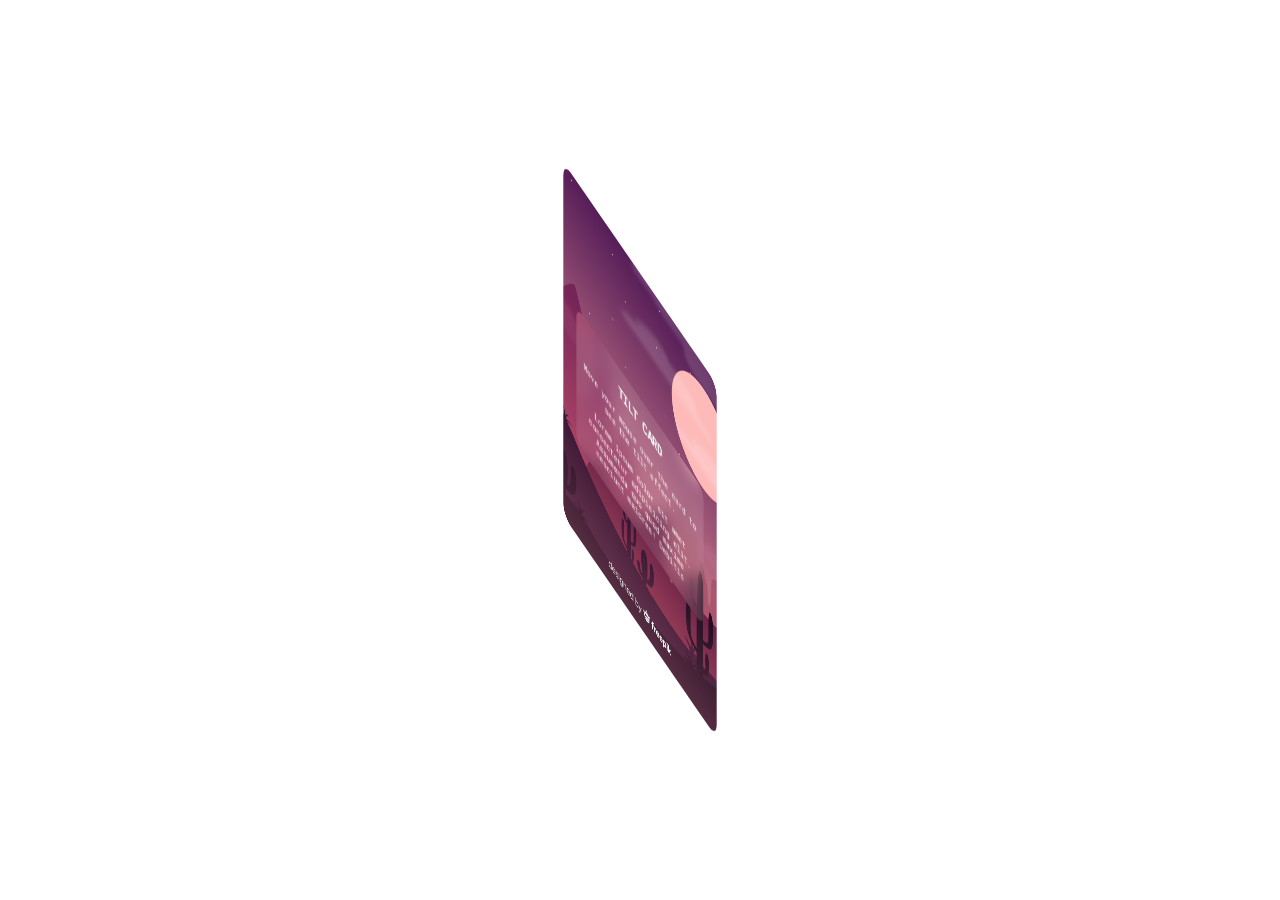
<file: cards/tilt-effect card/index.html>
<!DOCTYPE html>
<html lang="en">
  <head>
    <meta charset="UTF-8" />
    <meta name="viewport" content="width=device-width, initial-scale=1.0" />
    <title>Tilt Effect Example</title>
    <link rel="stylesheet" href="style.css" />
  </head>
  <body>
    <div class="card">
      <img src="img/5418554_2810713.jpg " alt="" />
      <div class="card-content">
        <h2>Tilt Card</h2>
        <br>
        <p>Move your mouse over the card to see the tilt effect.</p>
        <br>
        <p>Lorem ipsum dolor sit amet consectetur adipisicing elit. Assumenda quo quod maxime nesciunt maiores! Debitis</p>
      </div>
    </div>
    <script src="main.js"></script>
  </body>
</html>
</file>
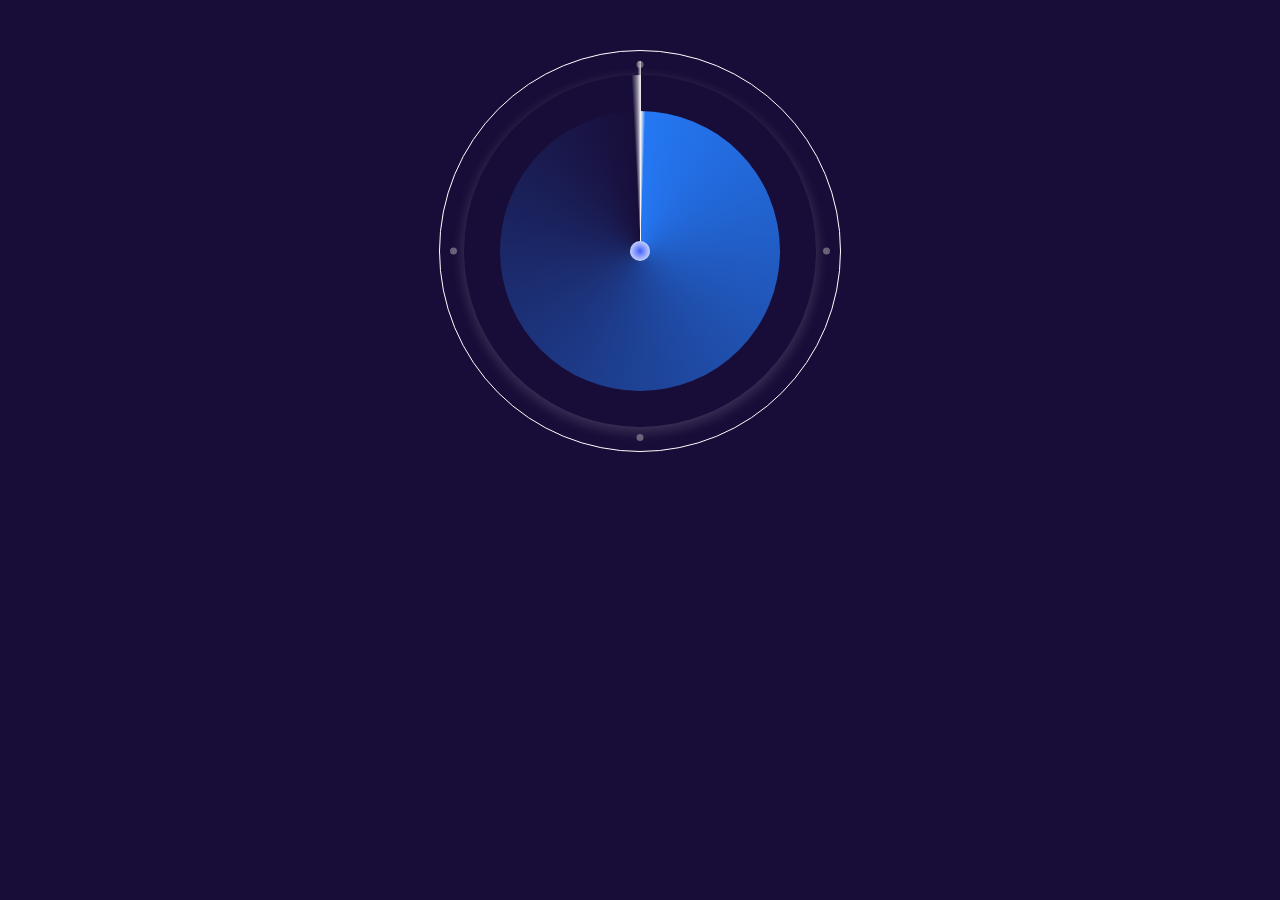
<file: components/gradient-clock/index.html>
<!DOCTYPE html>
<html lang="en">
  <head>
    <meta charset="UTF-8" />
    <meta http-equiv="X-UA-Compatible" content="IE=edge" />
    <meta name="viewport" content="width=device-width, initial-scale=1.0" />
    <title>gradient clock</title>
    <link rel="stylesheet" href="style.css" />
  </head>
  <body>
    <div class="container">
      <div class="design"></div>
      <div class="hours-container">
        <div id="hours"></div>
      </div>
      <div class="minutes-container">
        <div id="minutes"></div>
      </div>
      <div class="seconds-container">
        <div id="seconds"></div>
      </div>
      <div class="indicators">
        <div></div>
        <div></div>
        <div></div>
        <div></div>
      </div>
      <div class="dot">
      </div>
    </div>
    <script src="main.js"></script>
  </body>
</html>
</file>
<file: cards/tilt-effect card/style.css>
@import url("https://fonts.googleapis.com/css2?family=Roboto+Condensed:wght@300;400;700&family=Roboto+Mono:wght@100;200;300;400;500;600;700&display=swap");

* {
  margin: 0;
  padding: 0;
  font-family: "Roboto Mono", monospace;
  user-select: none;
}

/* test */
/* * {
  box-shadow: 0 0 0 1px red inset;
} */

body{
  display: flex;
  flex-direction: column;
  justify-content: center;
  align-items: center;
  height: 100vh;
}

.card{
  width: 350px;
  height:  500px;
  position: relative;
  border-radius: 18px;
  -webkit-border-radius: 18px;
  -moz-border-radius: 18px;
  -ms-border-radius: 18px;
  -o-border-radius: 18px;
  overflow: hidden;
  transition: 0.5s;
  -webkit-transition: 0.5s;
  -moz-transition: 0.5s;
  -ms-transition: 0.5s;
  -o-transition: 0.5s;
}


.card img {
  width:  350px;
  height: 500px;
  object-fit: cover;
}

.card-content{
  position: absolute;
  bottom: 100px;
  padding: 20px 10px;
  margin: 30px;
  background-color: rgba(255, 255, 255, 0.1);
  text-align: center;
  font-size: 0.8rem;
  border-radius: 15px;
  -webkit-border-radius: 15px;
  -moz-border-radius: 15px;
  -ms-border-radius: 15px;
  -o-border-radius: 15px;
  backdrop-filter: blur(10px);
  backface-visibility: visible;
  color: white;
}

.card-content h2{
 text-transform: uppercase;
}
</file>
<file: components/gradient-clock/style.css>
body {
  background-color: #180d38;
}

.container {
  position: relative;
  width: 400px;
  height: 400px;
  margin: 50px auto;
  border-radius: 50%;
  border: 1px white solid;
  cursor: pointer;
}

.hours-container {
  position: absolute;
  width: 70%;
  height: 70%;
  top: 50%;
  left: 50%;
  transform: translate(-50%, -50%);
}

.minutes-container {
  position: absolute;
  width: 88%;
  height: 88%;
  top: 50%;
  left: 50%;
  transform: translate(-50%, -50%);
  border-radius: 50%;
}

.seconds-container {
  position: absolute;
  width: 95%;
  height: 95%;
  top: 50%;
  left: 50%;
  transform: translate(-50%, -50%);
  border-radius: 50%;
}

.indicators {
  position: relative;
  width: 95%;
  height: 95%;
  top: 50%;
  left: 50%;
  transform: translate(-50%, -50%);
  /* background-color: rgba(0, 0, 0, 0.617); */
  z-index: 9;
}

.indicators div {
  position: absolute;
  background-color: rgba(189, 187, 187, 0.486);
  /* border: 5px solid red; */
  width: 7px;
  height: 7px;
  border-radius: 50%;
}

.indicators :nth-child(1) {
  left: 0;
  top: 50%;
  transform: translate(0%, -50%);
}

.indicators :nth-child(2) {
  right: 0;
  top: 50%;
  transform: translate(0%, -50%);
}

.indicators :nth-child(3) {
  left: 50%;
  top: 0;
  transform: translate(-50%, 0%);
}

.indicators :nth-child(4) {
  bottom: 0;
  left: 50%;
  transform: translate(-50%, 0%);
}

#hours {
  width: 100%;
  height: 100%;
  border-radius: 50%;

  background: conic-gradient(
    from 0deg at 50.17% 50.17%,
    rgb(255, 255, 255) 0deg,
    #2477f3 2deg,
    rgba(255, 255, 255, 0) 360deg
  );
}

#minutes {
  width: 100%;
  height: 100%;
  border-radius: 50%;
  background: conic-gradient(
    from 0deg at 50.17% 50.17%,
    rgba(255, 255, 255, 0) 0deg,
    rgba(255, 255, 255, 0) 356deg,
    rgba(69, 68, 68, 0) 357deg,
    rgba(255, 255, 255, 0.806) 360deg
  );
  box-shadow: rgba(210, 210, 221, 0.223) 0px 4px 14px 0px;
}

#seconds {
  width: 100%;
  height: 100%;
  background: conic-gradient(
    from 0deg at 50.17% 50.17%,
    rgba(255, 255, 255, 0) 0deg,
    rgba(255, 255, 255, 0) 358deg,
    rgba(69, 68, 68, 0) 359deg,
    rgba(237, 237, 237, 0.806) 360deg
  );

  transition: all 1s linear;
}

.dot {
  position: absolute;
  width: 5%;
  height: 5%;
  top: 50%;
  left: 50%;
  transform: translate(-50%, -50%);
  border-radius: 50%;
  background: rgb(63, 94, 251);
  background: radial-gradient(
    circle,
    rgb(63, 94, 251) 0%,
    rgb(255, 255, 255) 100%
  );
}
</file>
